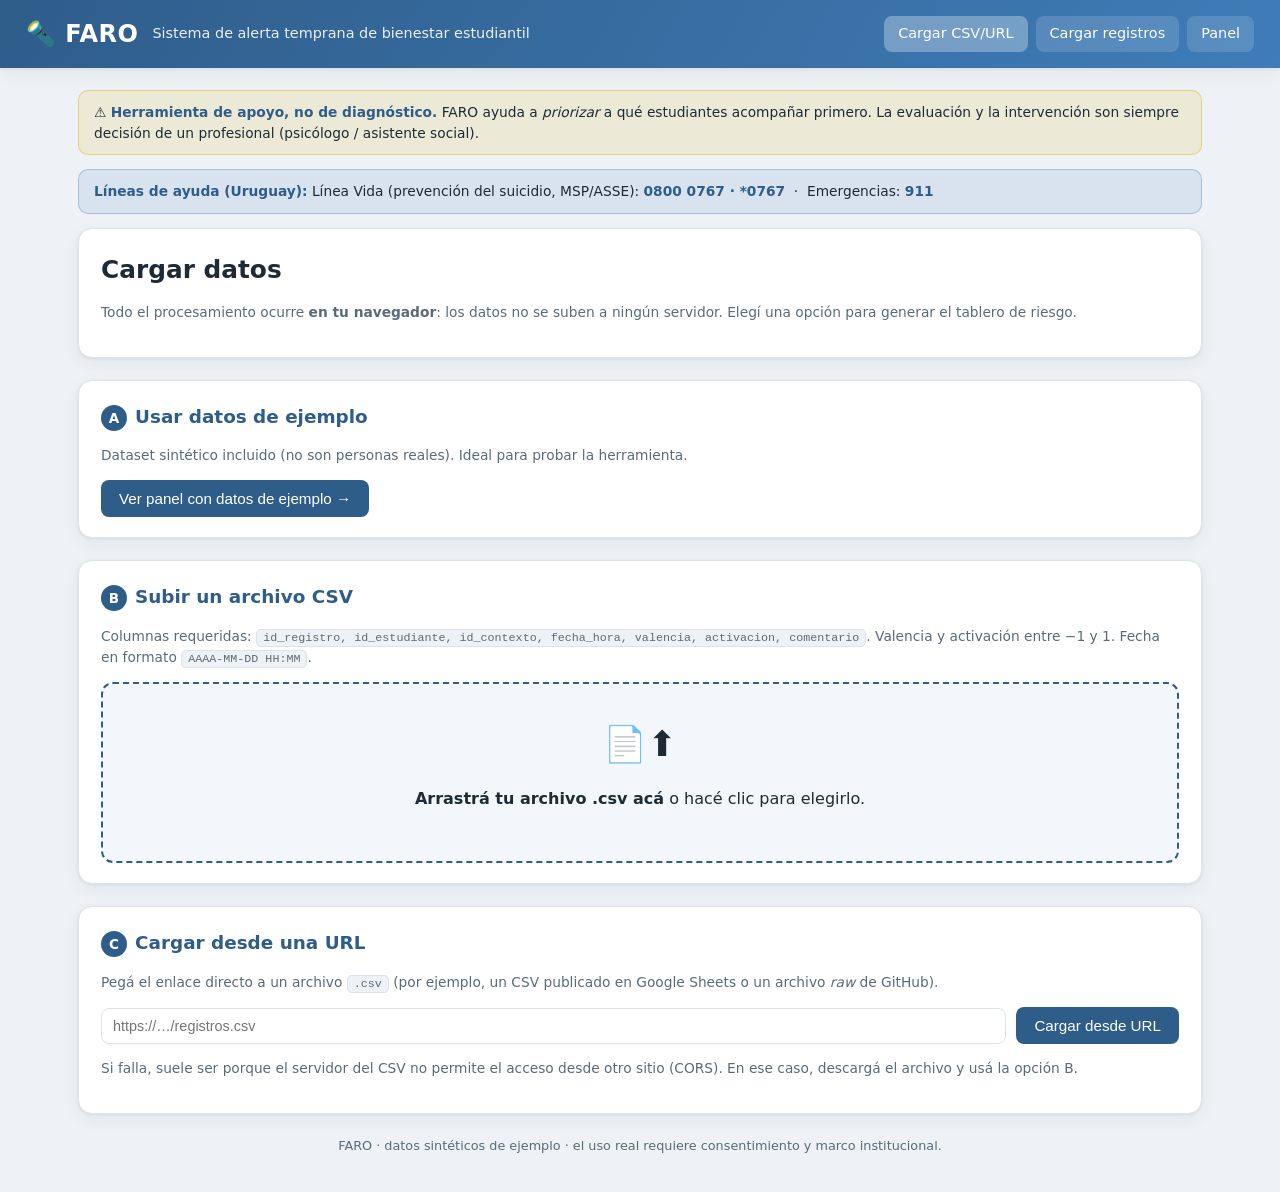
<file: sitio/index.html>
<!doctype html>
<html lang="es">
<head>
<meta charset="utf-8">
<meta name="viewport" content="width=device-width, initial-scale=1">
<title>FARO · Cargar CSV / URL</title>
<link rel="stylesheet" href="estilos.css">
</head>
<body>
<header class="top">
  <span class="logo">🔦 FARO</span>
  <span class="sub">Sistema de alerta temprana de bienestar estudiantil</span>
  <nav>
    <a href="index.html" class="activo">Cargar CSV/URL</a>
    <a href="nuevo.html">Cargar registros</a>
    <a href="panel.html">Panel</a>
  </nav>
</header>

<main>
  <div class="aviso">⚠️ <strong>Herramienta de apoyo, no de diagnóstico.</strong>
    FARO ayuda a <em>priorizar</em> a qué estudiantes acompañar primero. La evaluación y la
    intervención son siempre decisión de un profesional (psicólogo / asistente social).</div>
  <div class="ayuda"><strong>Líneas de ayuda (Uruguay):</strong>
    Línea Vida (prevención del suicidio, MSP/ASSE): <strong>0800 0767 · *0767</strong>
    &nbsp;·&nbsp; Emergencias: <strong>911</strong></div>

  <div class="card">
    <h1>Cargar datos</h1>
    <p class="muted">Todo el procesamiento ocurre <strong>en tu navegador</strong>: los datos no se
      suben a ningún servidor. Elegí una opción para generar el tablero de riesgo.</p>
  </div>

  <div class="card">
    <h2><span class="paso-num">A</span>Usar datos de ejemplo</h2>
    <p class="muted">Dataset sintético incluido (no son personas reales). Ideal para probar la herramienta.</p>
    <button class="btn" id="btnEjemplo">Ver panel con datos de ejemplo →</button>
  </div>

  <div class="card">
    <h2><span class="paso-num">B</span>Subir un archivo CSV</h2>
    <p class="muted">Columnas requeridas:
      <code>id_registro, id_estudiante, id_contexto, fecha_hora, valencia, activacion, comentario</code>.
      Valencia y activación entre −1 y 1. Fecha en formato <code>AAAA-MM-DD HH:MM</code>.</p>
    <div class="dropzone" id="dropzone">
      <div class="icono">📄⬆️</div>
      <p><strong>Arrastrá tu archivo .csv acá</strong> o hacé clic para elegirlo.</p>
      <input type="file" id="archivo" accept=".csv,text/csv" style="display:none">
    </div>
  </div>

  <div class="card">
    <h2><span class="paso-num">C</span>Cargar desde una URL</h2>
    <p class="muted">Pegá el enlace directo a un archivo <code>.csv</code> (por ejemplo, un CSV
      publicado en Google Sheets o un archivo <em>raw</em> de GitHub).</p>
    <div class="filtros">
      <input type="text" id="url" placeholder="https://…/registros.csv" style="flex:1;min-width:260px">
      <button class="btn" id="btnUrl">Cargar desde URL</button>
    </div>
    <p class="muted">Si falla, suele ser porque el servidor del CSV no permite el acceso desde otro
      sitio (CORS). En ese caso, descargá el archivo y usá la opción B.</p>
  </div>

  <div id="resultadoCarga"></div>
</main>

<footer>FARO · datos sintéticos de ejemplo · el uso real requiere consentimiento y marco institucional.</footer>

<script src="faro_core.js"></script>
<script src="datos_faro.js"></script>
<script>
  function guardarEirAlPanel(res, origen) {
    res.origen = origen;
    sessionStorage.setItem("FARO_RESULTADO", JSON.stringify(res));
    location.href = "panel.html";
  }

  function tarjeta(v, k) {
    return '<div class="metrica"><div class="v">' + v + '</div><div class="k">' + k + '</div></div>';
  }

  function mostrarResumen(res, origen) {
    var c = res.conteo_nivel;
    document.getElementById("resultadoCarga").innerHTML =
      '<div class="card"><h2>Datos procesados</h2>' +
        '<div class="resumen-carga">' +
          tarjeta(res.n_validos, "registros válidos") +
          tarjeta(res.n_invalidos, "inválidos") +
          tarjeta(res.estudiantes.length, "estudiantes") +
          tarjeta((c.Rojo || 0) + (c.Naranja || 0), "en alerta (Rojo+Naranja)") +
        '</div>' +
        '<p><strong>Origen:</strong> ' + origen + '</p>' +
        '<button class="btn" id="btnVer">Ver panel de riesgo →</button></div>';
    document.getElementById("btnVer").onclick = function () { guardarEirAlPanel(res, origen); };
    document.getElementById("resultadoCarga").scrollIntoView({ behavior: "smooth", block: "nearest" });
  }

  function procesarTexto(texto, origen) {
    var res;
    try { res = FARO.construirResultado(texto, window.FARO_REF); }
    catch (err) {
      document.getElementById("resultadoCarga").innerHTML =
        '<div class="card"><div class="senal">No se pudo procesar: ' + err.message + '</div></div>';
      return;
    }
    mostrarResumen(res, origen);
  }

  // A) Ejemplo
  document.getElementById("btnEjemplo").onclick = function () {
    var res = FARO.construirResultado(window.FARO_EJEMPLO_CSV, window.FARO_REF);
    guardarEirAlPanel(res, "datos de ejemplo");
  };

  // B) Archivo
  var dz = document.getElementById("dropzone");
  var input = document.getElementById("archivo");
  dz.onclick = function () { input.click(); };
  dz.ondragover = function (e) { e.preventDefault(); dz.classList.add("hover"); };
  dz.ondragleave = function () { dz.classList.remove("hover"); };
  dz.ondrop = function (e) {
    e.preventDefault(); dz.classList.remove("hover");
    if (e.dataTransfer.files.length) leerArchivo(e.dataTransfer.files[0]);
  };
  input.onchange = function () { if (input.files.length) leerArchivo(input.files[0]); };
  function leerArchivo(file) {
    var lector = new FileReader();
    lector.onload = function () { procesarTexto(lector.result, file.name); };
    lector.readAsText(file, "utf-8");
  }

  // C) URL
  document.getElementById("btnUrl").onclick = function () {
    var url = document.getElementById("url").value.trim();
    if (!url) { return; }
    document.getElementById("resultadoCarga").innerHTML =
      '<div class="card"><p class="muted">Descargando desde la URL…</p></div>';
    fetch(url)
      .then(function (r) { if (!r.ok) throw new Error("HTTP " + r.status); return r.text(); })
      .then(function (texto) { procesarTexto(texto, url); })
      .catch(function (err) {
        document.getElementById("resultadoCarga").innerHTML =
          '<div class="card"><div class="senal">No se pudo descargar el CSV (' + err.message +
          '). Puede ser un problema de CORS: descargá el archivo y usá la opción B.</div></div>';
      });
  };
</script>
</body>
</html>
</file>
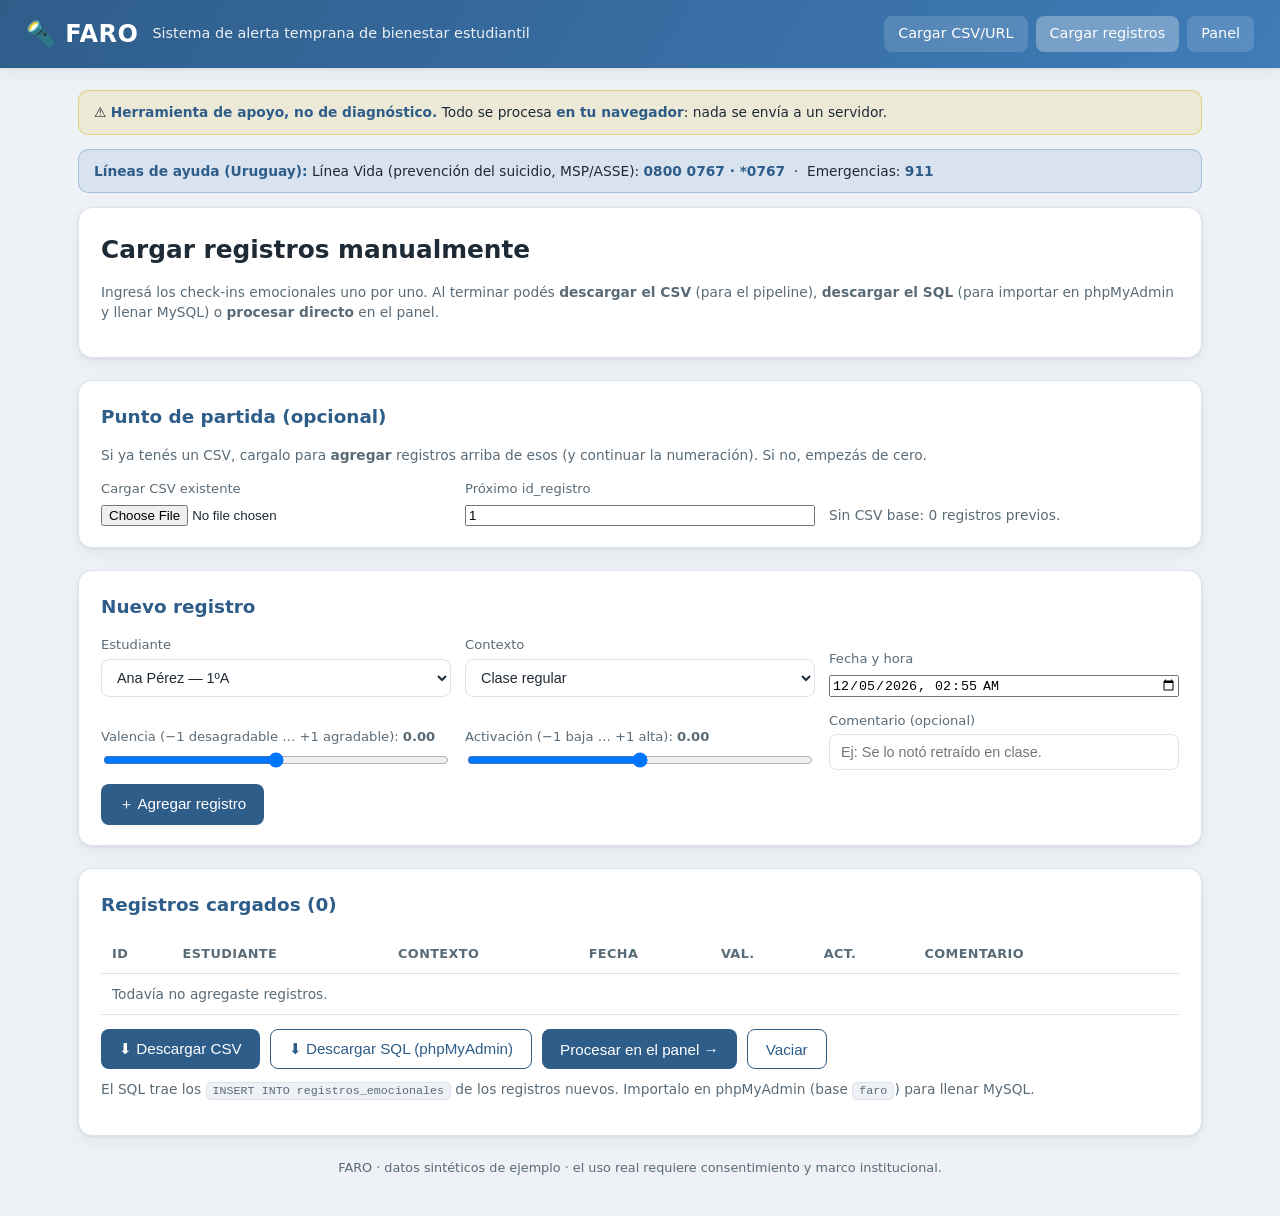
<file: sitio/nuevo.html>
<!doctype html>
<html lang="es">
<head>
<meta charset="utf-8">
<meta name="viewport" content="width=device-width, initial-scale=1">
<title>FARO · Cargar registros</title>
<link rel="stylesheet" href="estilos.css">
<style>
  .form-grid{display:grid;grid-template-columns:repeat(auto-fit,minmax(200px,1fr));gap:14px;align-items:end}
  .campo label{display:block;font-size:.82rem;color:var(--tinta2);margin-bottom:4px}
  .campo input,.campo select{width:100%}
  .acciones{display:flex;gap:10px;flex-wrap:wrap;margin-top:14px}
  .rango{display:flex;align-items:center;gap:8px}
  .rango input[type=range]{flex:1}
  .val{min-width:44px;text-align:right;font-weight:700}
</style>
</head>
<body>
<header class="top">
  <span class="logo">🔦 FARO</span>
  <span class="sub">Sistema de alerta temprana de bienestar estudiantil</span>
  <nav>
    <a href="index.html">Cargar CSV/URL</a>
    <a href="nuevo.html" class="activo">Cargar registros</a>
    <a href="panel.html">Panel</a>
  </nav>
</header>

<main>
  <div class="aviso">⚠️ <strong>Herramienta de apoyo, no de diagnóstico.</strong>
    Todo se procesa <strong>en tu navegador</strong>: nada se envía a un servidor.</div>
  <div class="ayuda"><strong>Líneas de ayuda (Uruguay):</strong>
    Línea Vida (prevención del suicidio, MSP/ASSE): <strong>0800 0767 · *0767</strong>
    &nbsp;·&nbsp; Emergencias: <strong>911</strong></div>

  <div class="card">
    <h1>Cargar registros manualmente</h1>
    <p class="muted">Ingresá los check-ins emocionales uno por uno. Al terminar podés
      <strong>descargar el CSV</strong> (para el pipeline), <strong>descargar el SQL</strong>
      (para importar en phpMyAdmin y llenar MySQL) o <strong>procesar directo</strong> en el panel.</p>
  </div>

  <div class="card">
    <h2>Punto de partida (opcional)</h2>
    <p class="muted">Si ya tenés un CSV, cargalo para <strong>agregar</strong> registros arriba de esos
      (y continuar la numeración). Si no, empezás de cero.</p>
    <div class="form-grid">
      <div class="campo">
        <label>Cargar CSV existente</label>
        <input type="file" id="csvBase" accept=".csv">
      </div>
      <div class="campo">
        <label>Próximo id_registro</label>
        <input type="number" id="proximoId" value="1" min="1">
      </div>
      <div class="campo">
        <span class="muted" id="infoBase">Sin CSV base: 0 registros previos.</span>
      </div>
    </div>
  </div>

  <div class="card">
    <h2>Nuevo registro</h2>
    <div class="form-grid">
      <div class="campo">
        <label>Estudiante</label>
        <select id="fEstudiante"></select>
      </div>
      <div class="campo">
        <label>Contexto</label>
        <select id="fContexto"></select>
      </div>
      <div class="campo">
        <label>Fecha y hora</label>
        <input type="datetime-local" id="fFecha">
      </div>
    </div>
    <div class="form-grid" style="margin-top:14px">
      <div class="campo">
        <label>Valencia (−1 desagradable … +1 agradable): <span class="val" id="vVal">0.00</span></label>
        <div class="rango"><input type="range" id="fValencia" min="-1" max="1" step="0.01" value="0"></div>
      </div>
      <div class="campo">
        <label>Activación (−1 baja … +1 alta): <span class="val" id="vAct">0.00</span></label>
        <div class="rango"><input type="range" id="fActivacion" min="-1" max="1" step="0.01" value="0"></div>
      </div>
      <div class="campo">
        <label>Comentario (opcional)</label>
        <input type="text" id="fComentario" placeholder="Ej: Se lo notó retraído en clase.">
      </div>
    </div>
    <div class="acciones">
      <button class="btn" id="btnAgregar">＋ Agregar registro</button>
      <span class="muted" id="msg"></span>
    </div>
  </div>

  <div class="card">
    <h2>Registros cargados (<span id="cuenta">0</span>)</h2>
    <div style="max-height:340px;overflow:auto">
      <table>
        <thead><tr><th>id</th><th>Estudiante</th><th>Contexto</th><th>Fecha</th>
          <th>Val.</th><th>Act.</th><th>Comentario</th><th></th></tr></thead>
        <tbody id="cuerpo"></tbody>
      </table>
    </div>
    <div class="acciones">
      <button class="btn" id="btnCSV">⬇ Descargar CSV</button>
      <button class="btn sec" id="btnSQL">⬇ Descargar SQL (phpMyAdmin)</button>
      <button class="btn" id="btnProcesar">Procesar en el panel →</button>
      <button class="btn sec" id="btnVaciar">Vaciar</button>
    </div>
    <p class="muted" id="ayudaSQL" style="margin-top:10px">
      El SQL trae los <code>INSERT INTO registros_emocionales</code> de los registros nuevos.
      Importalo en phpMyAdmin (base <code>faro</code>) para llenar MySQL.
    </p>
  </div>
</main>

<footer>FARO · datos sintéticos de ejemplo · el uso real requiere consentimiento y marco institucional.</footer>

<script src="faro_core.js"></script>
<script src="datos_faro.js"></script>
<script>
  var COLS = ["id_registro","id_estudiante","id_contexto","fecha_hora","valencia","activacion","comentario"];
  var estado = { base: [], nuevos: [] };
  var ref = window.FARO_REF || { estudiantes: [], contextos: [] };
  var estById = {}, ctxById = {};
  ref.estudiantes.forEach(function(e){ estById[e.id_estudiante]=e; });
  (ref.contextos||[]).forEach(function(c){ ctxById[c.id_contexto]=c; });

  function $(id){ return document.getElementById(id); }
  function esc(s){ var d=document.createElement("div"); d.textContent=s==null?"":s; return d.innerHTML; }

  // Poblar selects
  $("fEstudiante").innerHTML = ref.estudiantes.map(function(e){
    return '<option value="'+e.id_estudiante+'">'+esc(e.nombre)+' — '+esc(e.grupo||"")+'</option>';
  }).join("");
  $("fContexto").innerHTML = (ref.contextos||[]).map(function(c){
    return '<option value="'+c.id_contexto+'">'+esc(c.situacion||("Contexto "+c.id_contexto))+'</option>';
  }).join("");

  // Fecha por defecto: ahora
  (function(){
    var d=new Date(); function p(n){return (n<10?"0":"")+n;}
    $("fFecha").value = d.getFullYear()+"-"+p(d.getMonth()+1)+"-"+p(d.getDate())+"T"+p(d.getHours())+":"+p(d.getMinutes());
  })();

  // Sliders
  $("fValencia").oninput = function(){ $("vVal").textContent = (+this.value).toFixed(2); };
  $("fActivacion").oninput = function(){ $("vAct").textContent = (+this.value).toFixed(2); };

  // Cargar CSV base
  $("csvBase").onchange = function(){
    var f = this.files[0]; if(!f) return;
    var lec = new FileReader();
    lec.onload = function(){
      var filas = FARO.parseCSV(lec.result);
      estado.base = filas;
      var maxId = filas.reduce(function(m,r){ var v=parseInt(r.id_registro,10); return (v>m?v:m); }, 0);
      $("proximoId").value = maxId + 1;
      $("infoBase").textContent = filas.length + " registros previos cargados. Próximo id: " + (maxId+1) + ".";
    };
    lec.readAsText(f, "utf-8");
  };

  // Agregar
  $("btnAgregar").onclick = function(){
    var v = parseFloat($("fValencia").value), a = parseFloat($("fActivacion").value);
    var fecha = $("fFecha").value.replace("T"," ");
    if(!fecha){ return aviso("Ingresá una fecha.", true); }
    var id = parseInt($("proximoId").value,10) || 1;
    estado.nuevos.push({
      id_registro:id, id_estudiante:parseInt($("fEstudiante").value,10),
      id_contexto:parseInt($("fContexto").value,10), fecha_hora:fecha,
      valencia:v, activacion:a, comentario:$("fComentario").value.trim()
    });
    $("proximoId").value = id + 1;
    $("fComentario").value = "";
    aviso("Registro agregado (id "+id+").", false);
    render();
  };
  function aviso(t, err){ var m=$("msg"); m.textContent=t; m.style.color = err ? "var(--rojo)" : "var(--verde)"; }

  function render(){
    $("cuenta").textContent = estado.nuevos.length;
    $("cuerpo").innerHTML = estado.nuevos.map(function(r,i){
      var e=estById[r.id_estudiante]||{}, c=ctxById[r.id_contexto]||{};
      return '<tr><td>'+r.id_registro+'</td><td>'+esc(e.nombre||r.id_estudiante)+'</td>'+
        '<td>'+esc(c.situacion||r.id_contexto)+'</td><td style="white-space:nowrap">'+esc(r.fecha_hora)+'</td>'+
        '<td>'+r.valencia.toFixed(2)+'</td><td>'+r.activacion.toFixed(2)+'</td>'+
        '<td class="muted">'+esc(r.comentario)+'</td>'+
        '<td><a href="#" data-i="'+i+'" class="quitar" style="color:var(--rojo)">quitar</a></td></tr>';
    }).join("") || '<tr><td colspan="8" class="muted">Todavía no agregaste registros.</td></tr>';
    document.querySelectorAll(".quitar").forEach(function(a){
      a.onclick=function(e){ e.preventDefault(); estado.nuevos.splice(+a.dataset.i,1); render(); };
    });
  }

  // Utilidades de exportación
  function csvCampo(v){
    var s = String(v==null?"":v);
    return /[",\n]/.test(s) ? '"'+s.replace(/"/g,'""')+'"' : s;
  }
  function filaComoObjeto(r){ // normaliza base+nuevos a las 7 columnas
    return { id_registro:r.id_registro, id_estudiante:r.id_estudiante, id_contexto:r.id_contexto,
             fecha_hora:r.fecha_hora, valencia:r.valencia, activacion:r.activacion, comentario:r.comentario };
  }
  function generarCSV(){
    var todas = estado.base.map(filaComoObjeto).concat(estado.nuevos.map(filaComoObjeto));
    var lineas = [COLS.join(",")];
    todas.forEach(function(r){ lineas.push(COLS.map(function(c){ return csvCampo(r[c]); }).join(",")); });
    return lineas.join("\n") + "\n";
  }
  function generarSQL(){
    if(!estado.nuevos.length) return "-- No hay registros nuevos para insertar.\n";
    function sq(v){ return "'"+String(v==null?"":v).replace(/'/g,"''")+"'"; }
    var l = ["USE faro;",""];
    estado.nuevos.forEach(function(r){
      l.push("INSERT INTO registros_emocionales (id_registro,id_estudiante,id_contexto,fecha_hora,valencia,activacion,comentario) VALUES ("+
        r.id_registro+","+r.id_estudiante+","+r.id_contexto+","+sq(r.fecha_hora)+","+r.valencia+","+r.activacion+","+sq(r.comentario)+");");
    });
    return l.join("\n") + "\n";
  }
  function descargar(nombre, texto, tipo){
    var blob = new Blob([texto], {type: tipo});
    var a = document.createElement("a");
    a.href = URL.createObjectURL(blob); a.download = nombre;
    document.body.appendChild(a); a.click(); document.body.removeChild(a);
    URL.revokeObjectURL(a.href);
  }

  $("btnCSV").onclick = function(){
    if(!estado.base.length && !estado.nuevos.length) return aviso("No hay registros para exportar.", true);
    descargar("registros_emocionales.csv", generarCSV(), "text/csv;charset=utf-8");
  };
  $("btnSQL").onclick = function(){
    if(!estado.nuevos.length) return aviso("No hay registros nuevos para el SQL.", true);
    descargar("registros.sql", generarSQL(), "text/plain;charset=utf-8");
  };
  $("btnProcesar").onclick = function(){
    if(!estado.base.length && !estado.nuevos.length) return aviso("Cargá al menos un registro.", true);
    var res = FARO.construirResultado(generarCSV(), window.FARO_REF);
    res.origen = "carga manual (" + estado.nuevos.length + " nuevos)";
    sessionStorage.setItem("FARO_RESULTADO", JSON.stringify(res));
    location.href = "panel.html";
  };
  $("btnVaciar").onclick = function(){ estado.nuevos = []; render(); aviso("", false); };

  render();
</script>
</body>
</html>
</file>
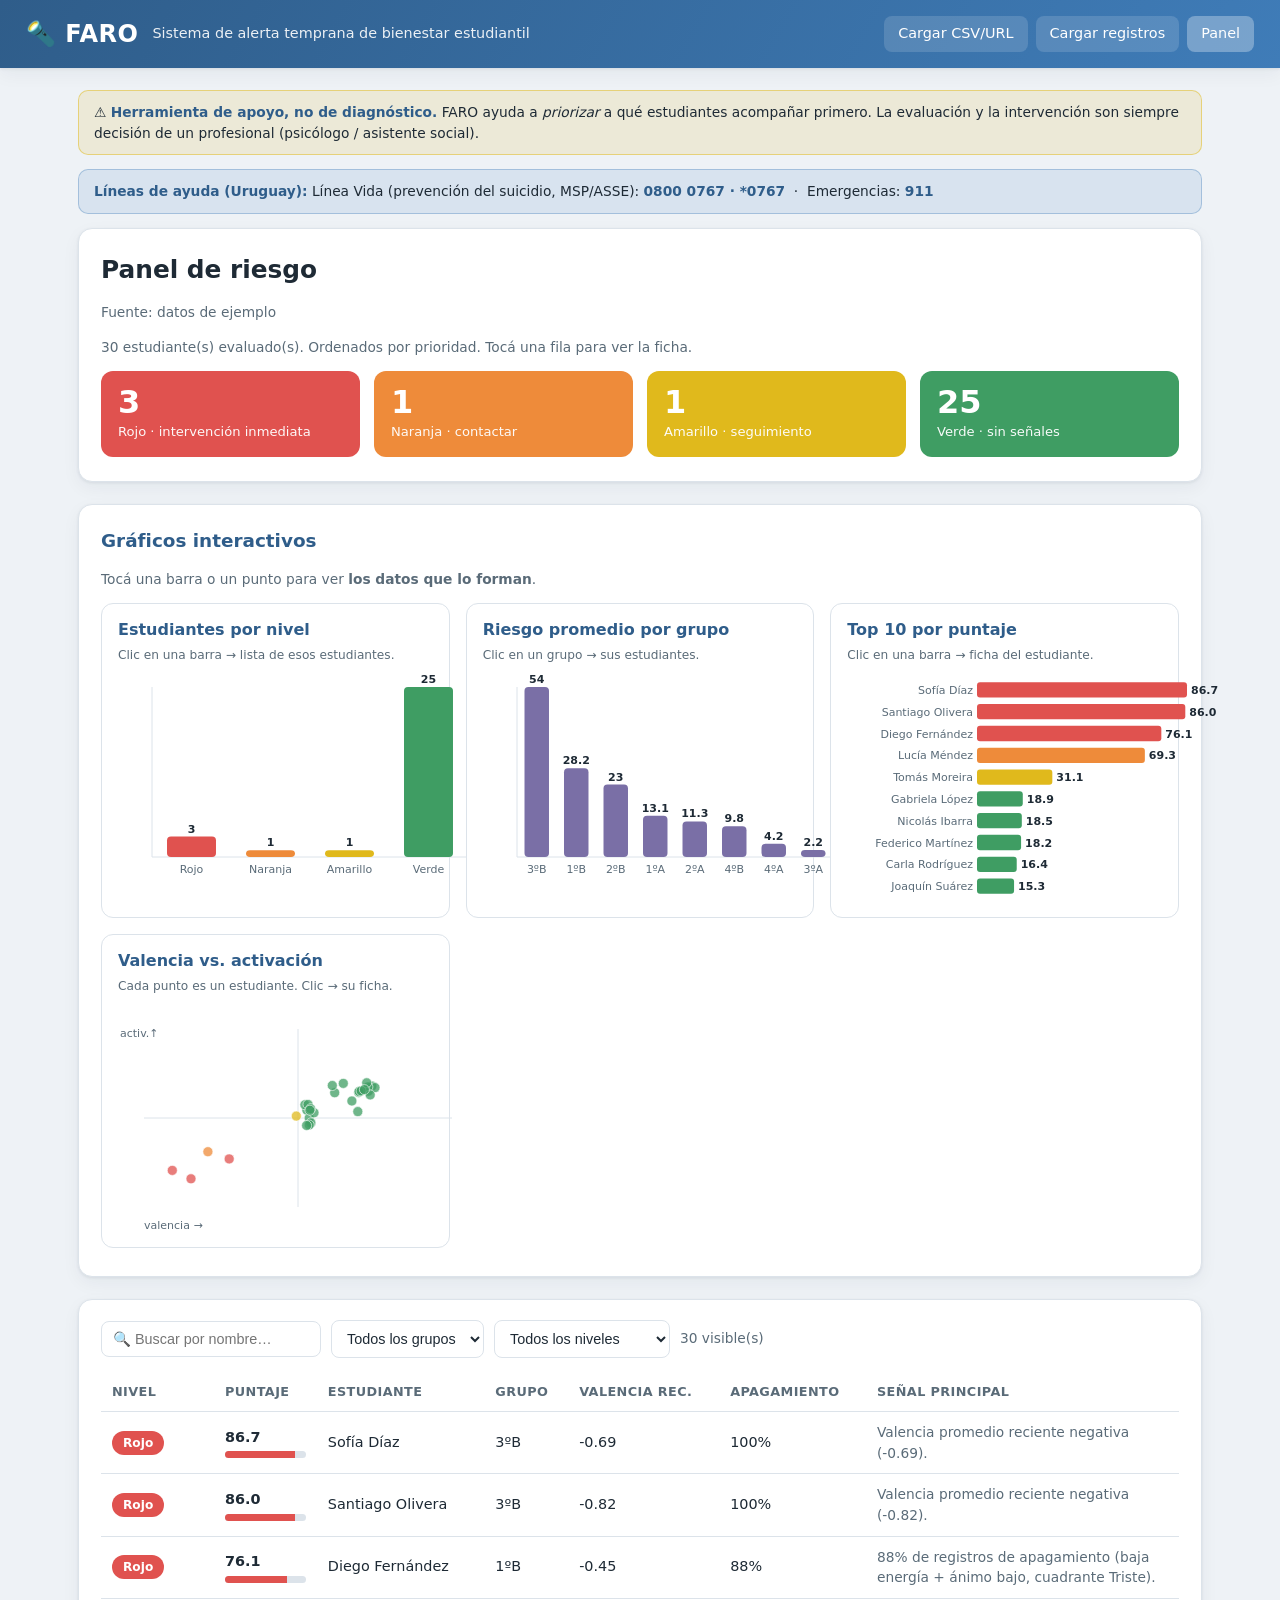
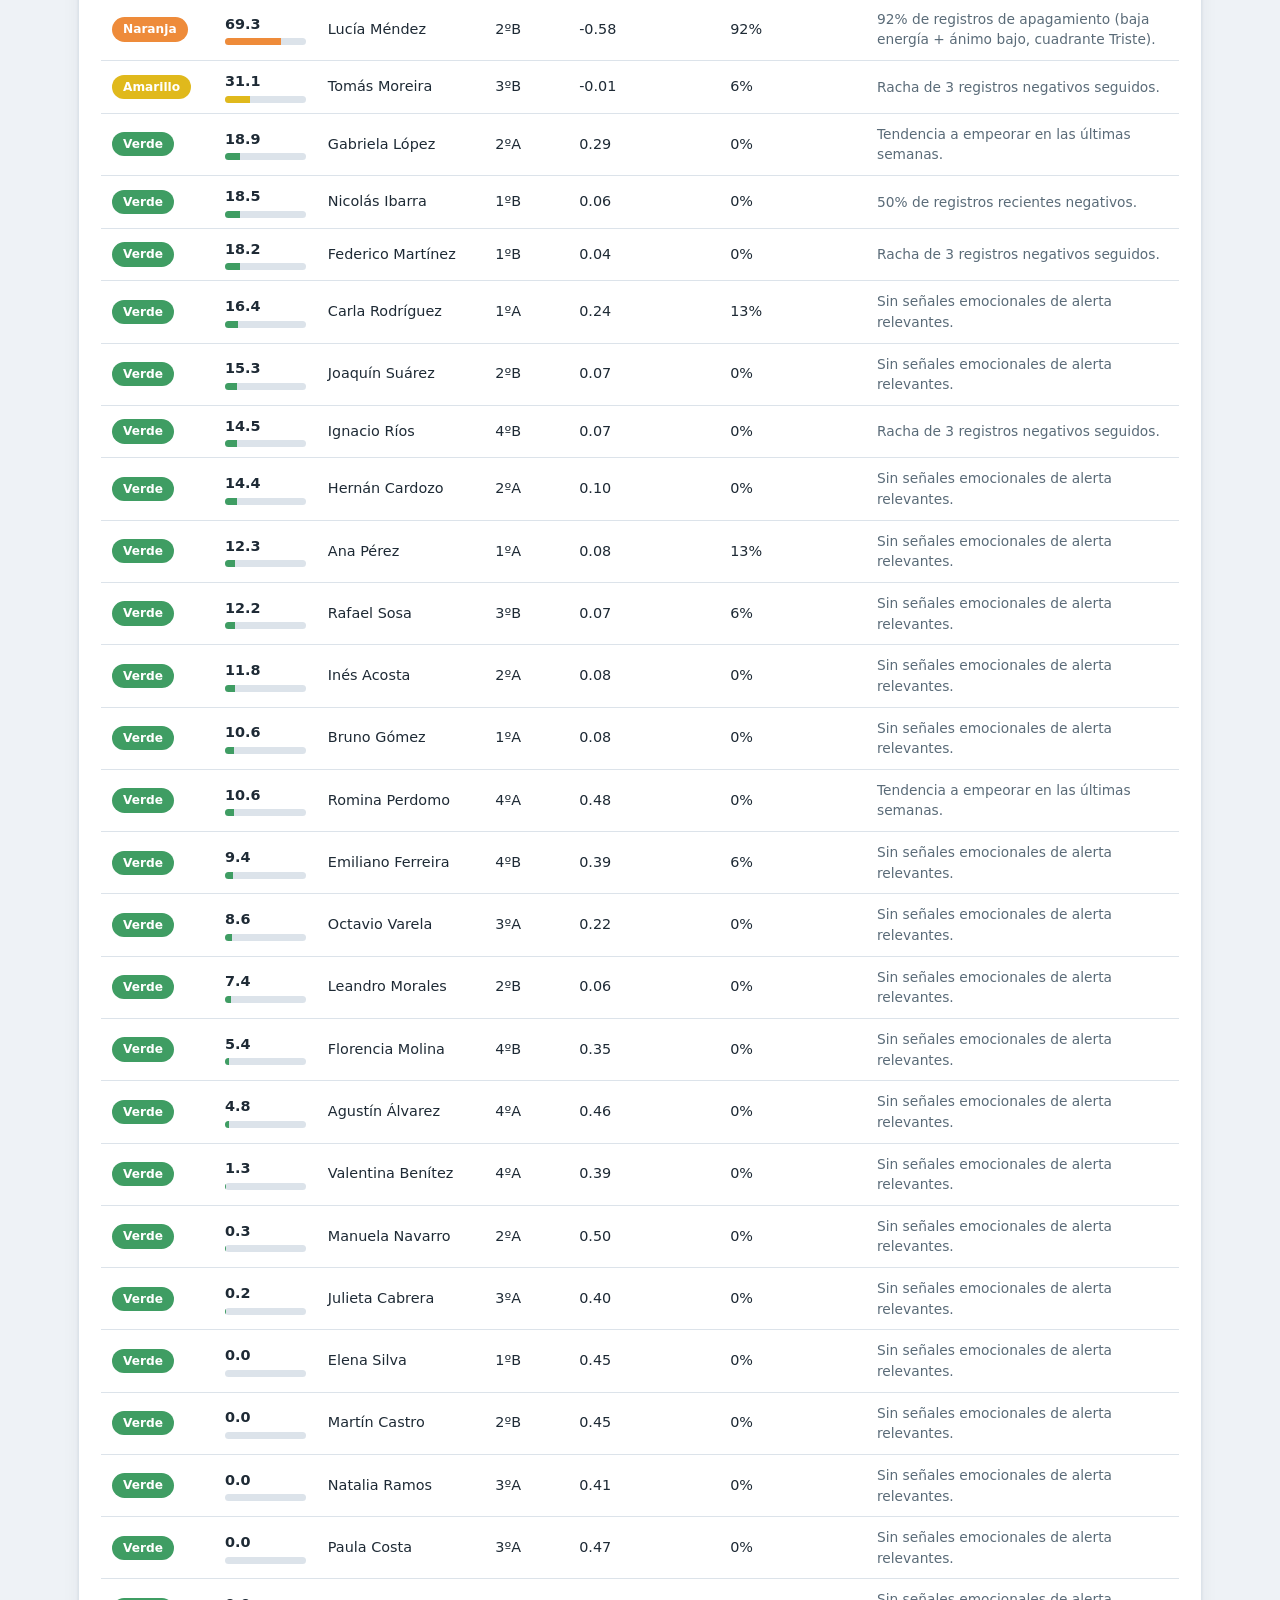
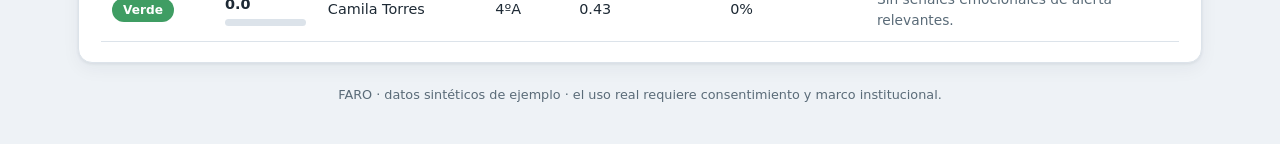
<file: sitio/panel.html>
<!doctype html>
<html lang="es">
<head>
<meta charset="utf-8">
<meta name="viewport" content="width=device-width, initial-scale=1">
<title>FARO · Panel de riesgo</title>
<link rel="stylesheet" href="estilos.css">
</head>
<body>
<header class="top">
  <span class="logo">🔦 FARO</span>
  <span class="sub">Sistema de alerta temprana de bienestar estudiantil</span>
  <nav>
    <a href="index.html">Cargar CSV/URL</a>
    <a href="nuevo.html">Cargar registros</a>
    <a href="panel.html" class="activo">Panel</a>
  </nav>
</header>

<main>
  <div class="aviso">⚠️ <strong>Herramienta de apoyo, no de diagnóstico.</strong>
    FARO ayuda a <em>priorizar</em> a qué estudiantes acompañar primero. La evaluación y la
    intervención son siempre decisión de un profesional (psicólogo / asistente social).</div>
  <div class="ayuda"><strong>Líneas de ayuda (Uruguay):</strong>
    Línea Vida (prevención del suicidio, MSP/ASSE): <strong>0800 0767 · *0767</strong>
    &nbsp;·&nbsp; Emergencias: <strong>911</strong></div>

  <div class="card">
    <h1>Panel de riesgo</h1>
    <p class="muted" id="fechaGen"></p>
    <p class="muted" id="subtitulo"></p>
    <div class="kpis" id="kpis"></div>
  </div>

  <div class="card">
    <h2>Gráficos interactivos</h2>
    <p class="muted">Tocá una barra o un punto para ver <strong>los datos que lo forman</strong>.</p>
    <div class="graficos">
      <div class="grafico"><h3>Estudiantes por nivel</h3>
        <div class="hint">Clic en una barra → lista de esos estudiantes.</div><svg id="gNiveles"></svg></div>
      <div class="grafico"><h3>Riesgo promedio por grupo</h3>
        <div class="hint">Clic en un grupo → sus estudiantes.</div><svg id="gGrupos"></svg></div>
      <div class="grafico"><h3>Top 10 por puntaje</h3>
        <div class="hint">Clic en una barra → ficha del estudiante.</div><svg id="gTop"></svg></div>
      <div class="grafico"><h3>Valencia vs. activación</h3>
        <div class="hint">Cada punto es un estudiante. Clic → su ficha.</div><svg id="gDispersion"></svg></div>
    </div>
    <div id="detalle"></div>
  </div>

  <div class="card">
    <div class="filtros">
      <input type="search" id="buscar" placeholder="🔍 Buscar por nombre…">
      <select id="filtroGrupo"><option value="">Todos los grupos</option></select>
      <select id="filtroNivel">
        <option value="">Todos los niveles</option>
        <option>Rojo</option><option>Naranja</option><option>Amarillo</option>
        <option>Verde</option><option>Sin datos suficientes</option>
      </select>
      <span class="muted" id="conteoVisible"></span>
    </div>
    <table id="tabla">
      <thead><tr>
        <th data-col="nivel_riesgo">Nivel</th><th data-col="puntaje_riesgo">Puntaje</th>
        <th data-col="nombre">Estudiante</th><th data-col="grupo">Grupo</th>
        <th data-col="valencia_prom_reciente">Valencia rec.</th>
        <th data-col="prop_apagamiento">Apagamiento</th><th>Señal principal</th>
      </tr></thead>
      <tbody id="cuerpoTabla"></tbody>
    </table>
  </div>
</main>

<footer>FARO · datos sintéticos de ejemplo · el uso real requiere consentimiento y marco institucional.</footer>

<div class="overlay" id="overlay">
  <div class="modal">
    <div class="cabecera">
      <span class="pill" id="mNivel"></span>
      <strong id="mNombre" style="font-size:1.2rem"></strong>
      <span class="muted" id="mMeta"></span>
      <button class="cerrar" id="cerrar">×</button>
    </div>
    <div class="cuerpo">
      <div class="metricas" id="mMetricas"></div>
      <h2>Señales detectadas</h2>
      <div id="mSenales"></div>
      <h2 style="margin-top:18px">Evolución de la valencia</h2>
      <svg class="spark" id="mSpark" viewBox="0 0 600 80" preserveAspectRatio="none"></svg>
      <h2 style="margin-top:18px">Historial reciente</h2>
      <div style="max-height:280px;overflow:auto">
        <table><thead><tr><th>Fecha</th><th>Val.</th><th>Act.</th><th>Cuadrante</th>
          <th>Etiqueta</th><th>Comentario</th></tr></thead><tbody id="mHistorial"></tbody></table>
      </div>
    </div>
  </div>
</div>

<script src="faro_core.js"></script>
<script src="datos_faro.js"></script>
<script src="faro_ui.js"></script>
<script>
  var datos;
  var guardado = sessionStorage.getItem("FARO_RESULTADO");
  if (guardado) {
    datos = JSON.parse(guardado);
  } else {
    // Sin carga previa: usar los datos de ejemplo embebidos.
    datos = FARO.construirResultado(window.FARO_EJEMPLO_CSV, window.FARO_REF);
    datos.origen = "datos de ejemplo";
  }
  FARO_UI.iniciarPanel(datos);
</script>
</body>
</html>
</file>
<file: sitio/estilos.css>
:root{
  --rojo:#e0524f; --naranja:#ee8b3a; --amarillo:#e0b91c; --verde:#3f9d63; --gris:#9aa4ad;
  --bg:#eef2f6; --panel:#ffffff; --tinta:#1e2a35; --tinta2:#5a6b78;
  --borde:#dce3ea; --acento:#2f5d8a; --acento2:#3f7cb8;
  --sombra:0 1px 3px rgba(20,40,60,.08),0 6px 18px rgba(20,40,60,.05);
}
@media (prefers-color-scheme: dark){
  :root{
    --bg:#0f1620; --panel:#18222e; --tinta:#e7edf3; --tinta2:#9fb0be;
    --borde:#26313d; --acento:#5b9bd6; --acento2:#4a7fb0;
    --sombra:0 1px 3px rgba(0,0,0,.4),0 6px 18px rgba(0,0,0,.35);
  }
}
*{box-sizing:border-box}
body{margin:0;font-family:"Segoe UI",system-ui,-apple-system,sans-serif;
     background:var(--bg);color:var(--tinta);line-height:1.5}
a{color:var(--acento)}
header.top{background:linear-gradient(120deg,#2f5d8a,#3f7cb8);color:#fff;padding:16px 26px;
           display:flex;align-items:center;gap:14px;flex-wrap:wrap;box-shadow:var(--sombra)}
header.top .logo{font-size:1.5rem;font-weight:800;letter-spacing:.5px}
header.top .sub{opacity:.9;font-size:.9rem}
header.top nav{margin-left:auto;display:flex;gap:8px;flex-wrap:wrap}
header.top nav a{color:#fff;text-decoration:none;padding:7px 14px;border-radius:8px;
                 background:rgba(255,255,255,.14);font-size:.9rem;transition:background .12s}
header.top nav a:hover,header.top nav a.activo{background:rgba(255,255,255,.30)}
main{max-width:1160px;margin:22px auto;padding:0 18px}
.aviso,.ayuda{border-radius:10px;padding:11px 15px;font-size:.86rem;margin-bottom:14px}
.aviso{background:rgba(224,185,28,.14);border:1px solid rgba(224,185,28,.5)}
.ayuda{background:rgba(63,124,184,.12);border:1px solid rgba(63,124,184,.35)}
.ayuda strong,.aviso strong{color:var(--acento)}
.card{background:var(--panel);border:1px solid var(--borde);border-radius:14px;
      padding:20px 22px;margin-bottom:22px;box-shadow:var(--sombra)}
h1{font-size:1.55rem;margin:.1em 0 .5em}
h2{font-size:1.15rem;margin:.1em 0 .8em;color:var(--acento)}
.muted{color:var(--tinta2);font-size:.86rem}
code{background:var(--bg);border:1px solid var(--borde);border-radius:5px;padding:1px 6px;font-size:.85em}

.kpis{display:grid;grid-template-columns:repeat(auto-fit,minmax(150px,1fr));gap:14px;margin-bottom:4px}
.kpi{border-radius:12px;padding:15px 17px;color:#fff;text-decoration:none;display:block;border:none;
     cursor:pointer;text-align:left;font:inherit;transition:transform .12s ease, box-shadow .12s ease}
.kpi:hover{transform:translateY(-2px);box-shadow:0 6px 16px rgba(0,0,0,.18)}
.kpi.activo{outline:3px solid rgba(255,255,255,.7);outline-offset:2px}
.kpi .num{font-size:2rem;font-weight:800;line-height:1}
.kpi .lbl{font-size:.82rem;opacity:.96;margin-top:4px}
.bg-Rojo{background:var(--rojo)} .bg-Naranja{background:var(--naranja)}
.bg-Amarillo{background:var(--amarillo)} .bg-Verde{background:var(--verde)} .bg-Sin{background:var(--gris)}

.filtros{display:flex;gap:10px;flex-wrap:wrap;align-items:center;margin-bottom:14px}
input[type=text],input[type=search],select{padding:9px 11px;border:1px solid var(--borde);
     border-radius:8px;font-size:.9rem;background:var(--panel);color:var(--tinta)}
input[type=search]{min-width:220px}

table{width:100%;border-collapse:collapse;font-size:.9rem}
th,td{text-align:left;padding:10px 11px;border-bottom:1px solid var(--borde)}
th{color:var(--tinta2);font-weight:600;font-size:.8rem;text-transform:uppercase;letter-spacing:.4px;
   white-space:nowrap;cursor:pointer;user-select:none}
th:hover{color:var(--acento)}
tbody tr{cursor:pointer}
tbody tr:hover td{background:rgba(63,124,184,.07)}
.pill{display:inline-block;padding:3px 11px;border-radius:999px;color:#fff;font-size:.76rem;font-weight:700;white-space:nowrap}
.n-Rojo{background:var(--rojo)} .n-Naranja{background:var(--naranja)}
.n-Amarillo{background:var(--amarillo)} .n-Verde{background:var(--verde)} .n-Sin{background:var(--gris)}
.barra{height:7px;border-radius:4px;background:var(--borde);overflow:hidden;min-width:70px;margin-top:3px}
.barra>span{display:block;height:100%}

.btn{display:inline-block;background:var(--acento);color:#fff;border:none;padding:10px 18px;border-radius:8px;
     cursor:pointer;text-decoration:none;font-size:.95rem;transition:background .12s}
.btn:hover{background:var(--acento2)}
.btn.sec{background:transparent;color:var(--acento);border:1px solid var(--acento)}
.btn.sec:hover{background:rgba(63,124,184,.1)}
.btn:disabled{opacity:.5;cursor:not-allowed}

/* Gráficos interactivos */
.graficos{display:grid;grid-template-columns:repeat(auto-fit,minmax(340px,1fr));gap:16px}
.grafico{background:var(--panel);border:1px solid var(--borde);border-radius:12px;padding:14px 16px}
.grafico h3{margin:0 0 4px;font-size:1rem;color:var(--acento)}
.grafico .hint{font-size:.76rem;color:var(--tinta2);margin-bottom:8px}
.grafico svg{width:100%;height:230px;display:block;overflow:visible}
.gbar{cursor:pointer;transition:opacity .12s}
.gbar:hover{opacity:.75}
.gpt{cursor:pointer;transition:r .1s}
.gaxis{stroke:var(--borde);stroke-width:1}
.glabel{fill:var(--tinta2);font-size:11px}
.gval{fill:var(--tinta);font-size:11px;font-weight:600}

#detalle{margin-top:8px}
.detalle-box{background:var(--bg);border:1px solid var(--borde);border-radius:10px;padding:12px 14px;margin-top:14px}
.detalle-box h3{margin:0 0 8px;font-size:.95rem;color:var(--acento)}

/* Métricas y ficha */
.metricas{display:grid;grid-template-columns:repeat(auto-fit,minmax(130px,1fr));gap:12px;margin:6px 0 18px}
.metrica{background:var(--bg);border:1px solid var(--borde);border-radius:10px;padding:11px 13px}
.metrica .v{font-size:1.4rem;font-weight:800}
.metrica .k{font-size:.76rem;color:var(--tinta2)}
.senal{background:rgba(224,82,79,.1);border-left:3px solid var(--rojo);padding:7px 11px;margin:6px 0;border-radius:5px;font-size:.88rem}
.senal.ok{background:rgba(63,157,99,.1);border-left-color:var(--verde)}
.spark{width:100%;height:80px}

.overlay{position:fixed;inset:0;background:rgba(10,20,30,.55);display:none;align-items:flex-start;
         justify-content:center;padding:30px 14px;z-index:50;overflow:auto}
.overlay.abierto{display:flex}
.modal{background:var(--panel);border-radius:16px;max-width:860px;width:100%;
       box-shadow:0 20px 60px rgba(0,0,0,.35);border:1px solid var(--borde)}
.modal .cabecera{padding:20px 24px;border-bottom:1px solid var(--borde);display:flex;align-items:center;gap:12px;flex-wrap:wrap}
.modal .cuerpo{padding:20px 24px}
.cerrar{margin-left:auto;background:none;border:none;font-size:1.6rem;cursor:pointer;color:var(--tinta2);line-height:1}
.cerrar:hover{color:var(--tinta)}

/* Carga */
.dropzone{border:2px dashed var(--acento);border-radius:12px;padding:34px;text-align:center;
          background:rgba(63,124,184,.06);cursor:pointer;transition:background .12s}
.dropzone.hover{background:rgba(63,124,184,.16)}
.dropzone .icono{font-size:2.2rem}
.paso-num{display:inline-flex;align-items:center;justify-content:center;width:26px;height:26px;border-radius:50%;
          background:var(--acento);color:#fff;font-weight:700;font-size:.85rem;margin-right:8px}
.resumen-carga{display:grid;grid-template-columns:repeat(auto-fit,minmax(120px,1fr));gap:12px;margin:14px 0}
footer{max-width:1160px;margin:10px auto 40px;padding:0 18px;color:var(--tinta2);font-size:.8rem;text-align:center}
</file>
